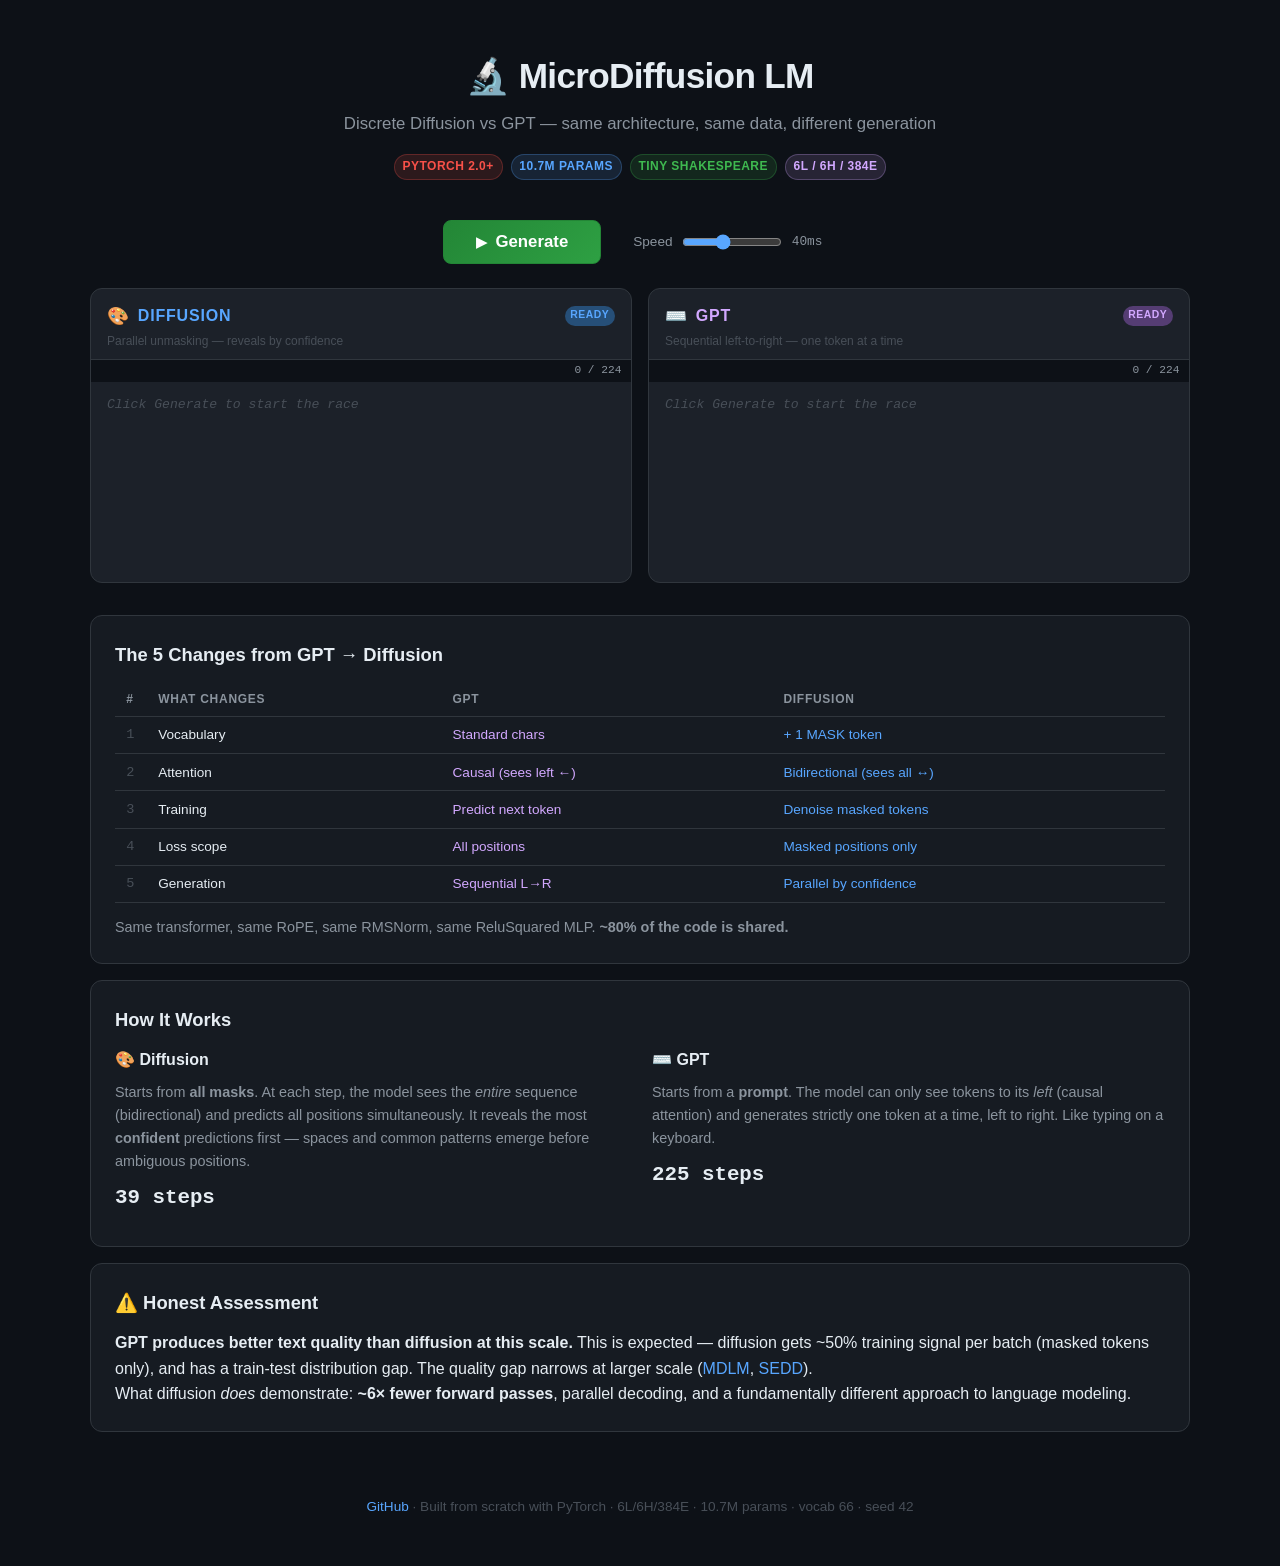
<file: web/index.html>
<!DOCTYPE html>
<html lang="en">
<head>
  <meta charset="UTF-8">
  <meta name="viewport" content="width=device-width, initial-scale=1.0">
  <title>🔬 MicroDiffusion LM — Diffusion vs GPT Race</title>
  <link rel="stylesheet" href="style.css">
  <link rel="icon" href="data:image/svg+xml,<svg xmlns='http://www.w3.org/2000/svg' viewBox='0 0 100 100'><text y='.9em' font-size='90'>🔬</text></svg>">
</head>
<body>

  <!-- ─── Hero ─── -->
  <header class="hero">
    <h1>🔬 MicroDiffusion LM</h1>
    <p class="subtitle">Discrete Diffusion vs GPT — same architecture, same data, different generation</p>
    <div class="badges">
      <span class="badge badge-red">PyTorch 2.0+</span>
      <span class="badge badge-blue">10.7M params</span>
      <span class="badge badge-green">Tiny Shakespeare</span>
      <span class="badge badge-purple">6L / 6H / 384E</span>
    </div>
  </header>

  <!-- ─── Controls ─── -->
  <section class="controls">
    <button id="btn-generate" class="btn-primary" disabled>
      <span class="btn-icon">▶</span>
      <span class="btn-text">Loading…</span>
    </button>
    <div class="speed-control">
      <label for="speed">Speed</label>
      <input type="range" id="speed" min="1" max="100" value="40">
      <span id="speed-label">40ms</span>
    </div>
  </section>

  <!-- ─── Race Arena ─── -->
  <section class="race-arena" id="race-arena">

    <!-- Diffusion Panel -->
    <div class="panel panel-diffusion">
      <div class="panel-header">
        <div class="panel-title">
          <span class="panel-icon">🎨</span>
          <span>DIFFUSION</span>
          <span class="panel-badge" id="diff-status">Ready</span>
        </div>
        <span class="panel-subtitle">Parallel unmasking — reveals by confidence</span>
      </div>
      <div class="progress-bar-container">
        <div class="progress-bar progress-bar-diff" id="diff-progress" style="width: 0%"></div>
        <span class="progress-text" id="diff-progress-text">0 / 224</span>
      </div>
      <pre class="output-text" id="diff-output"><span class="placeholder">Click Generate to start the race</span></pre>
    </div>

    <!-- GPT Panel -->
    <div class="panel panel-gpt">
      <div class="panel-header">
        <div class="panel-title">
          <span class="panel-icon">⌨️</span>
          <span>GPT</span>
          <span class="panel-badge" id="gpt-status">Ready</span>
        </div>
        <span class="panel-subtitle">Sequential left-to-right — one token at a time</span>
      </div>
      <div class="progress-bar-container">
        <div class="progress-bar progress-bar-gpt" id="gpt-progress" style="width: 0%"></div>
        <span class="progress-text" id="gpt-progress-text">0 / 224</span>
      </div>
      <pre class="output-text" id="gpt-output"><span class="placeholder">Click Generate to start the race</span></pre>
    </div>
  </section>

  <!-- ─── Speedup Banner (appears when diffusion finishes) ─── -->
  <div class="speedup-banner" id="speedup-banner" hidden>
    <span class="speedup-icon">⚡</span>
    <span id="speedup-text"></span>
  </div>

  <!-- ─── Info Cards ─── -->
  <section class="info-section">
    <div class="info-card">
      <h3>The 5 Changes from GPT → Diffusion</h3>
      <table class="diff-table">
        <thead>
          <tr><th>#</th><th>What Changes</th><th>GPT</th><th>Diffusion</th></tr>
        </thead>
        <tbody>
          <tr><td>1</td><td>Vocabulary</td><td>Standard chars</td><td>+ 1 MASK token</td></tr>
          <tr><td>2</td><td>Attention</td><td>Causal (sees left ←)</td><td>Bidirectional (sees all ↔)</td></tr>
          <tr><td>3</td><td>Training</td><td>Predict next token</td><td>Denoise masked tokens</td></tr>
          <tr><td>4</td><td>Loss scope</td><td>All positions</td><td>Masked positions only</td></tr>
          <tr><td>5</td><td>Generation</td><td>Sequential L→R</td><td>Parallel by confidence</td></tr>
        </tbody>
      </table>
      <p class="card-footer">Same transformer, same RoPE, same RMSNorm, same ReluSquared MLP. <strong>~80% of the code is shared.</strong></p>
    </div>

    <div class="info-card">
      <h3>How It Works</h3>
      <div class="how-it-works">
        <div class="how-col">
          <h4>🎨 Diffusion</h4>
          <p>Starts from <strong>all masks</strong>. At each step, the model sees the <em>entire</em> sequence (bidirectional) and predicts all positions simultaneously. It reveals the most <strong>confident</strong> predictions first — spaces and common patterns emerge before ambiguous positions.</p>
          <p class="step-count" id="diff-step-count">~39 steps</p>
        </div>
        <div class="how-col">
          <h4>⌨️ GPT</h4>
          <p>Starts from a <strong>prompt</strong>. The model can only see tokens to its <em>left</em> (causal attention) and generates strictly one token at a time, left to right. Like typing on a keyboard.</p>
          <p class="step-count" id="gpt-step-count">~225 steps</p>
        </div>
      </div>
    </div>

    <div class="info-card">
      <h3>⚠️ Honest Assessment</h3>
      <p><strong>GPT produces better text quality than diffusion at this scale.</strong> This is expected — diffusion gets ~50% training signal per batch (masked tokens only), and has a train-test distribution gap. The quality gap narrows at larger scale (<a href="https://arxiv.org/abs/2406.07524" target="_blank">MDLM</a>, <a href="https://arxiv.org/abs/2310.16834" target="_blank">SEDD</a>).</p>
      <p>What diffusion <em>does</em> demonstrate: <strong>~6× fewer forward passes</strong>, parallel decoding, and a fundamentally different approach to language modeling.</p>
    </div>
  </section>

  <!-- ─── Footer ─── -->
  <footer>
    <p>
      <a href="https://github.com/BrutalCaeser/microDLM" target="_blank">GitHub</a>
      · Built from scratch with PyTorch
      · <span id="meta-info">Loading…</span>
    </p>
  </footer>

  <script src="race.js"></script>
</body>
</html>
</file>
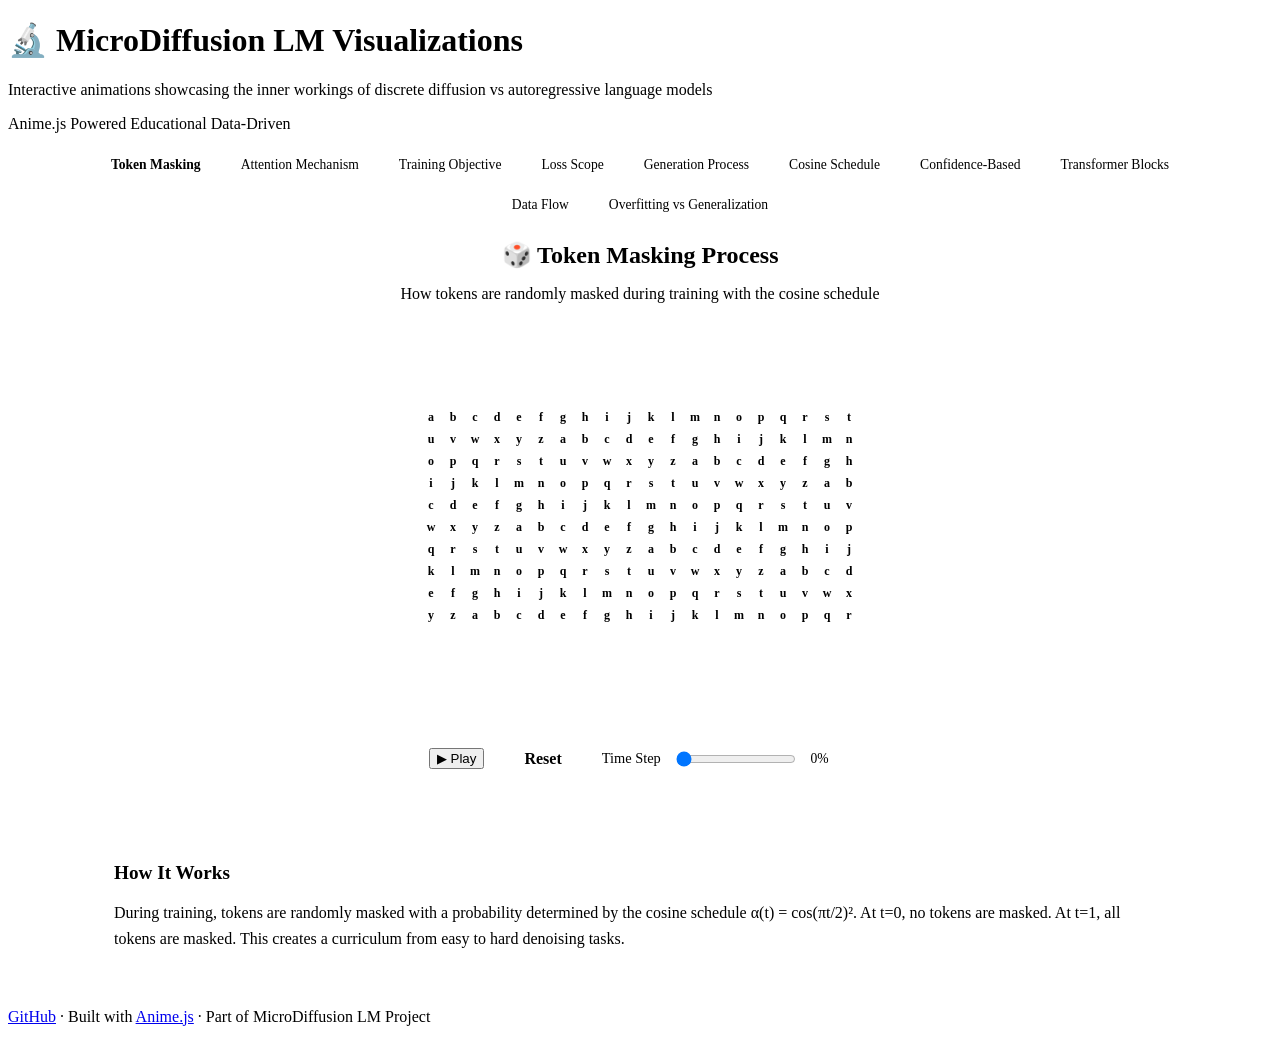
<file: web/visualizations/index.html>
<!DOCTYPE html>
<html lang="en">
<head>
  <meta charset="UTF-8">
  <meta name="viewport" content="width=device-width, initial-scale=1.0">
  <title>🔬 MicroDiffusion LM Visualizations</title>
  <link rel="stylesheet" href="style.css">
  <link rel="icon" href="data:image/svg+xml,<svg xmlns='http://www.w3.org/2000/svg' viewBox='0 0 100 100'><text y='.9em' font-size='90'>🔬</text></svg>">
</head>
<body>
  <!-- ─── Header ─── -->
  <header class="hero">
    <h1>🔬 MicroDiffusion LM Visualizations</h1>
    <p class="subtitle">Interactive animations showcasing the inner workings of discrete diffusion vs autoregressive language models</p>
    <div class="badges">
      <span class="badge badge-blue">Anime.js Powered</span>
      <span class="badge badge-green">Educational</span>
      <span class="badge badge-purple">Data-Driven</span>
    </div>
  </header>

  <!-- ─── Navigation ─── -->
  <nav class="visualization-nav">
    <div class="nav-container">
      <button class="nav-btn active" data-vis="masking">Token Masking</button>
      <button class="nav-btn" data-vis="attention">Attention Mechanism</button>
      <button class="nav-btn" data-vis="training">Training Objective</button>
      <button class="nav-btn" data-vis="loss">Loss Scope</button>
      <button class="nav-btn" data-vis="generation">Generation Process</button>
      <button class="nav-btn" data-vis="cosine">Cosine Schedule</button>
      <button class="nav-btn" data-vis="confidence">Confidence-Based</button>
      <button class="nav-btn" data-vis="transformer">Transformer Blocks</button>
      <button class="nav-btn" data-vis="dataflow">Data Flow</button>
      <button class="nav-btn" data-vis="overfitting">Overfitting vs Generalization</button>
    </div>
  </nav>

  <!-- ─── Visualization Container ─── -->
  <main class="visualization-container">
    <!-- Token Masking Visualization -->
    <section id="masking-vis" class="visualization active">
      <div class="vis-header">
        <h2>🎲 Token Masking Process</h2>
        <p>How tokens are randomly masked during training with the cosine schedule</p>
      </div>
      <div class="vis-content">
        <div class="animation-container">
          <div id="masking-grid" class="token-grid"></div>
        </div>
        <div class="controls">
          <button id="masking-play" class="btn-primary">
            <span class="btn-icon">▶</span>
            <span class="btn-text">Play</span>
          </button>
          <button id="masking-reset" class="btn-secondary">
            <span class="btn-text">Reset</span>
          </button>
          <div class="slider-group">
            <label for="masking-time">Time Step</label>
            <input type="range" id="masking-time" min="0" max="100" value="0">
            <span id="masking-time-value">0%</span>
          </div>
        </div>
      </div>
      <div class="explanation">
        <h3>How It Works</h3>
        <p>During training, tokens are randomly masked with a probability determined by the cosine schedule α(t) = cos(πt/2)². At t=0, no tokens are masked. At t=1, all tokens are masked. This creates a curriculum from easy to hard denoising tasks.</p>
      </div>
    </section>

    <!-- Attention Mechanism Visualization -->
    <section id="attention-vis" class="visualization">
      <div class="vis-header">
        <h2>👁️ Attention Mechanism Comparison</h2>
        <p>Visualizing bidirectional (diffusion) vs causal (GPT) attention</p>
      </div>
      <div class="vis-content">
        <div class="animation-container">
          <div class="attention-comparison">
            <div class="attention-model">
              <h4>🎨 Diffusion (Bidirectional)</h4>
              <div id="diffusion-attention" class="attention-diagram"></div>
            </div>
            <div class="attention-model">
              <h4>⌨️ GPT (Causal)</h4>
              <div id="gpt-attention" class="attention-diagram"></div>
            </div>
          </div>
        </div>
        <div class="controls">
          <button id="attention-play" class="btn-primary">
            <span class="btn-icon">▶</span>
            <span class="btn-text">Animate</span>
          </button>
          <button id="attention-reset" class="btn-secondary">
            <span class="btn-text">Reset</span>
          </button>
        </div>
      </div>
      <div class="explanation">
        <h3>Key Difference</h3>
        <p>Diffusion models use <strong>bidirectional attention</strong> - each token can attend to all other tokens in the sequence. GPT uses <strong>causal attention</strong> - each token can only attend to previous tokens. This fundamental difference enables parallel generation in diffusion vs sequential generation in GPT.</p>
      </div>
    </section>

    <!-- Training Objective Visualization -->
    <section id="training-vis" class="visualization">
      <div class="vis-header">
        <h2>🎯 Training Objective Comparison</h2>
        <p>Denoising masked tokens (diffusion) vs predicting next tokens (GPT)</p>
      </div>
      <div class="vis-content">
        <div class="animation-container">
          <div class="training-comparison">
            <div class="training-model">
              <h4>🎨 Diffusion - Denoising Objective</h4>
              <div id="diffusion-training" class="training-diagram">
                <div class="sequence-container">
                  <div class="token-sequence input-seq">
                    <span class="token prompt">F</span>
                    <span class="token prompt">i</span>
                    <span class="token prompt">r</span>
                    <span class="token prompt">s</span>
                    <span class="token prompt">t</span>
                    <span class="token masked">·</span>
                    <span class="token masked">·</span>
                    <span class="token masked">·</span>
                    <span class="token masked">·</span>
                    <span class="token masked">·</span>
                  </div>
                  <div class="arrow">↓</div>
                  <div class="token-sequence output-seq">
                    <span class="token prompt">F</span>
                    <span class="token prompt">i</span>
                    <span class="token prompt">r</span>
                    <span class="token prompt">s</span>
                    <span class="token prompt">t</span>
                    <span class="token target">C</span>
                    <span class="token target">i</span>
                    <span class="token target">t</span>
                    <span class="token target">i</span>
                    <span class="token target">z</span>
                  </div>
                </div>
              </div>
            </div>
            <div class="training-model">
              <h4>⌨️ GPT - Prediction Objective</h4>
              <div id="gpt-training" class="training-diagram">
                <div class="sequence-container">
                  <div class="token-sequence input-seq">
                    <span class="token prompt">F</span>
                    <span class="token prompt">i</span>
                    <span class="token prompt">r</span>
                    <span class="token prompt">s</span>
                    <span class="token prompt">t</span>
                    <span class="token prompt"> </span>
                    <span class="token prompt">C</span>
                    <span class="token prompt">i</span>
                    <span class="token prompt">t</span>
                    <span class="token current">i</span>
                  </div>
                  <div class="arrow">↓</div>
                  <div class="token-sequence output-seq">
                    <span class="token-placeholder"></span>
                    <span class="token-placeholder"></span>
                    <span class="token-placeholder"></span>
                    <span class="token-placeholder"></span>
                    <span class="token-placeholder"></span>
                    <span class="token-placeholder"></span>
                    <span class="token-placeholder"></span>
                    <span class="token-placeholder"></span>
                    <span class="token-placeholder"></span>
                    <span class="token prediction">z</span>
                  </div>
                </div>
              </div>
            </div>
          </div>
        </div>
        <div class="controls">
          <button id="training-play" class="btn-primary">
            <span class="btn-icon">▶</span>
            <span class="btn-text">Demonstrate</span>
          </button>
          <button id="training-reset" class="btn-secondary">
            <span class="btn-text">Reset</span>
          </button>
        </div>
      </div>
      <div class="explanation">
        <h3>Key Difference</h3>
        <p><strong>Diffusion</strong> trains to reconstruct the original sequence from a corrupted (masked) version. The model sees the entire sequence and learns to denoise all masked positions simultaneously.</p>
        <p><strong>GPT</strong> trains to predict the next token given previous tokens. The model processes the sequence left-to-right and learns to predict one token at a time.</p>
      </div>
    </section>

    <!-- Loss Scope Visualization -->
    <section id="loss-vis" class="visualization">
      <div class="vis-header">
        <h2>📊 Loss Computation Scope</h2>
        <p>Which tokens contribute to loss calculation in each approach</p>
      </div>
      <div class="vis-content">
        <div class="animation-container">
          <div class="loss-comparison">
            <div class="loss-model">
              <h4>🎨 Diffusion - Masked Positions Only</h4>
              <div id="diffusion-loss" class="loss-diagram">
                <div class="token-sequence loss-seq">
                  <span class="token prompt">F</span>
                  <span class="token prompt">i</span>
                  <span class="token prompt">r</span>
                  <span class="token prompt">s</span>
                  <span class="token prompt">t</span>
                  <span class="token masked loss-inactive">·</span>
                  <span class="token masked loss-inactive">·</span>
                  <span class="token masked loss-active">·</span>
                  <span class="token masked loss-inactive">·</span>
                  <span class="token masked loss-inactive">·</span>
                </div>
                <div class="loss-indicator">
                  <div class="loss-bar diffusion-loss">
                    <div class="loss-fill" style="width: 20%"></div>
                  </div>
                  <span class="loss-value">20% of tokens</span>
                </div>
              </div>
            </div>
            <div class="loss-model">
              <h4>⌨️ GPT - All Positions</h4>
              <div id="gpt-loss" class="loss-diagram">
                <div class="token-sequence loss-seq">
                  <span class="token prompt loss-active">F</span>
                  <span class="token prompt loss-active">i</span>
                  <span class="token prompt loss-active">r</span>
                  <span class="token prompt loss-active">s</span>
                  <span class="token prompt loss-active">t</span>
                  <span class="token normal loss-active"> </span>
                  <span class="token normal loss-active">C</span>
                  <span class="token normal loss-active">i</span>
                  <span class="token normal loss-active">t</span>
                  <span class="token normal loss-active">i</span>
                </div>
                <div class="loss-indicator">
                  <div class="loss-bar gpt-loss">
                    <div class="loss-fill" style="width: 100%"></div>
                  </div>
                  <span class="loss-value">100% of tokens</span>
                </div>
              </div>
            </div>
          </div>
        </div>
        <div class="controls">
          <button id="loss-play" class="btn-primary">
            <span class="btn-icon">▶</span>
            <span class="btn-text">Animate</span>
          </button>
          <button id="loss-reset" class="btn-secondary">
            <span class="btn-text">Reset</span>
          </button>
        </div>
      </div>
      <div class="explanation">
        <h3>Key Insight</h3>
        <p><strong>Diffusion</strong> computes loss only on masked positions (typically ~50% of tokens per batch). This makes the training signal "harder" but acts as a natural regularizer.</p>
        <p><strong>GPT</strong> computes loss on all positions, giving it a "richer" training signal but making it prone to overfitting without regularization.</p>
      </div>
    </section>

    <!-- Generation Process Visualization -->
    <section id="generation-vis" class="visualization">
      <div class="vis-header">
        <h2>🏎️ Generation Process Race</h2>
        <p>Parallel unmasking (diffusion) vs sequential generation (GPT)</p>
      </div>
      <div class="vis-content">
        <div class="animation-container">
          <div class="generation-race">
            <div class="race-track diffusion-track">
              <h4>🎨 Diffusion - Parallel Unmasking</h4>
              <div class="track-container">
                <div class="progress-path">
                  <div class="progress-fill diffusion-fill" style="width: 0%"></div>
                </div>
                <div class="token-track" id="diffusion-track">
                  <span class="token prompt">F</span>
                  <span class="token prompt">i</span>
                  <span class="token prompt">r</span>
                  <span class="token prompt">s</span>
                  <span class="token prompt">t</span>
                  <span class="token masked">·</span>
                  <span class="token masked">·</span>
                  <span class="token masked">·</span>
                  <span class="token masked">·</span>
                  <span class="token masked">·</span>
                </div>
              </div>
              <div class="step-counter">
                <span class="steps">Steps: <span id="diffusion-steps">0</span>/5</span>
                <span class="tokens">Tokens: <span id="diffusion-tokens">0</span>/5</span>
              </div>
            </div>
            <div class="race-track gpt-track">
              <h4>⌨️ GPT - Sequential Generation</h4>
              <div class="track-container">
                <div class="progress-path">
                  <div class="progress-fill gpt-fill" style="width: 0%"></div>
                </div>
                <div class="token-track" id="gpt-track">
                  <span class="token prompt">F</span>
                  <span class="token prompt">i</span>
                  <span class="token prompt">r</span>
                  <span class="token prompt">s</span>
                  <span class="token prompt">t</span>
                  <span class="token empty"></span>
                  <span class="token empty"></span>
                  <span class="token empty"></span>
                  <span class="token empty"></span>
                  <span class="token empty"></span>
                </div>
              </div>
              <div class="step-counter">
                <span class="steps">Tokens: <span id="gpt-tokens">0</span>/5</span>
              </div>
            </div>
          </div>
        </div>
        <div class="controls">
          <button id="generation-play" class="btn-primary">
            <span class="btn-icon">▶</span>
            <span class="btn-text">Start Race</span>
          </button>
          <button id="generation-reset" class="btn-secondary">
            <span class="btn-text">Reset</span>
          </button>
          <div class="slider-group">
            <label for="generation-speed">Speed</label>
            <input type="range" id="generation-speed" min="1" max="10" value="5">
            <span id="generation-speed-value">5x</span>
          </div>
        </div>
      </div>
      <div class="explanation">
        <h3>Performance Comparison</h3>
        <p><strong>Diffusion</strong> generates ~6× faster by revealing multiple tokens in parallel based on confidence. It takes only 5 steps to unmask 5 tokens.</p>
        <p><strong>GPT</strong> generates sequentially, one token at a time. It takes 5 steps to generate 5 tokens, but each step is faster than diffusion steps.</p>
        <p>The key advantage of diffusion is parallelism - it can process multiple positions simultaneously.</p>
      </div>
    </section>

    <!-- Cosine Schedule Visualization -->
    <section id="cosine-vis" class="visualization">
      <div class="vis-header">
        <h2>📉 Cosine Schedule Visualization</h2>
        <p>Mathematical cosine schedule used in diffusion generation</p>
      </div>
      <div class="vis-content">
        <div class="animation-container">
          <div class="cosine-visualization">
            <div class="graph-container">
              <canvas id="cosine-graph" width="600" height="300"></canvas>
            </div>
            <div class="schedule-explanation">
              <div class="formula">
                <p>α(t) = cos(πt/2)²</p>
              </div>
              <div class="schedule-controls">
                <div class="time-slider">
                  <label for="cosine-time">Time Progress</label>
                  <input type="range" id="cosine-time" min="0" max="100" value="0">
                  <span id="cosine-time-value">0%</span>
                </div>
                <div class="schedule-values">
                  <div class="value-item">
                    <span class="label">α(t):</span>
                    <span class="value" id="alpha-value">1.00</span>
                  </div>
                  <div class="value-item">
                    <span class="label">Mask Prob:</span>
                    <span class="value" id="mask-prob-value">0.00</span>
                  </div>
                  <div class="value-item">
                    <span class="label">Unmask Rate:</span>
                    <span class="value" id="unmask-rate-value">0</span>
                  </div>
                </div>
              </div>
            </div>
          </div>
        </div>
        <div class="controls">
          <button id="cosine-play" class="btn-primary">
            <span class="btn-icon">▶</span>
            <span class="btn-text">Animate</span>
          </button>
          <button id="cosine-reset" class="btn-secondary">
            <span class="btn-text">Reset</span>
          </button>
        </div>
      </div>
      <div class="explanation">
        <h3>How It Works</h3>
        <p>The cosine schedule α(t) = cos(πt/2)² determines how many tokens to unmask at each step:</p>
        <ul>
          <li>At t=0: α=1, no tokens masked (clean text)</li>
          <li>At t=1: α=0, all tokens masked (pure noise)</li>
          <li>During generation: Tokens are unmasked according to the schedule's derivative</li>
        </ul>
        <p>This creates a smooth progression from noise to signal, with more tokens unmasked in the middle steps where the model is most confident.</p>
      </div>
    </section>

    <!-- Confidence-Based Unmasking Visualization -->
    <section id="confidence-vis" class="visualization">
      <div class="vis-header">
        <h2>🎯 Confidence-Based Unmasking</h2>
        <p>How diffusion models reveal tokens based on prediction confidence</p>
      </div>
      <div class="vis-content">
        <div class="animation-container">
          <div class="confidence-visualization">
            <div class="token-grid" id="confidence-grid"></div>
          </div>
        </div>
        <div class="controls">
          <button id="confidence-play" class="btn-primary">
            <span class="btn-icon">▶</span>
            <span class="btn-text">Animate</span>
          </button>
          <button id="confidence-reset" class="btn-secondary">
            <span class="btn-text">Reset</span>
          </button>
          <div class="slider-group">
            <label for="confidence-threshold">Confidence Threshold</label>
            <input type="range" id="confidence-threshold" min="0" max="100" value="50">
            <span id="confidence-threshold-value">50%</span>
          </div>
        </div>
      </div>
      <div class="explanation">
        <h3>Key Concept</h3>
        <p>Diffusion models compute confidence scores for each masked token prediction. Tokens with confidence above a threshold are revealed simultaneously, enabling parallel generation. High-confidence predictions (green) are revealed first, followed by medium (yellow) and low (red) confidence predictions.</p>
        <p>This approach allows diffusion models to generate multiple tokens in parallel while maintaining quality, unlike GPT's sequential left-to-right generation.</p>
      </div>
    </section>

    <!-- Transformer Block Visualization -->
    <section id="transformer-vis" class="visualization">
      <div class="vis-header">
        <h2>🧱 Transformer Block Architecture</h2>
        <p>Comparing the internal structure of transformer blocks in diffusion vs GPT models</p>
      </div>
      <div class="vis-content">
        <div class="animation-container">
          <div class="transformer-comparison">
            <div class="transformer-model">
              <h4>🎨 Diffusion Transformer Block</h4>
              <div id="diffusion-transformer" class="transformer-diagram">
                <div class="block-container">
                  <div class="block-layer attention-layer">
                    <div class="layer-label">Bidirectional Attention</div>
                    <div class="layer-content">
                      <div class="token-nodes">
                        <div class="token-node prompt">T</div>
                        <div class="token-node prompt">h</div>
                        <div class="token-node prompt">e</div>
                        <div class="token-node masked">·</div>
                        <div class="token-node masked">·</div>
                      </div>
                      <div class="attention-connections">
                        <!-- Connections will be drawn with JS -->
                      </div>
                    </div>
                  </div>
                  <div class="block-layer feedforward-layer">
                    <div class="layer-label">Feed Forward Network</div>
                    <div class="layer-content">
                      <div class="ffn-nodes">
                        <div class="ffn-node">FFN</div>
                        <div class="ffn-node">FFN</div>
                        <div class="ffn-node">FFN</div>
                        <div class="ffn-node">FFN</div>
                        <div class="ffn-node">FFN</div>
                      </div>
                    </div>
                  </div>
                  <div class="block-layer output-layer">
                    <div class="layer-label">Layer Output</div>
                    <div class="layer-content">
                      <div class="token-sequence">
                        <div class="token output">T</div>
                        <div class="token output">h</div>
                        <div class="token output">e</div>
                        <div class="token output">·</div>
                        <div class="token output">·</div>
                      </div>
                    </div>
                  </div>
                </div>
              </div>
            </div>
            <div class="transformer-model">
              <h4>⌨️ GPT Transformer Block</h4>
              <div id="gpt-transformer" class="transformer-diagram">
                <div class="block-container">
                  <div class="block-layer attention-layer">
                    <div class="layer-label">Causal Attention</div>
                    <div class="layer-content">
                      <div class="token-nodes">
                        <div class="token-node prompt">T</div>
                        <div class="token-node prompt">h</div>
                        <div class="token-node prompt">e</div>
                        <div class="token-node current">_</div>
                        <div class="token-node future">?</div>
                      </div>
                      <div class="attention-connections">
                        <!-- Connections will be drawn with JS -->
                      </div>
                    </div>
                  </div>
                  <div class="block-layer feedforward-layer">
                    <div class="layer-label">Feed Forward Network</div>
                    <div class="layer-content">
                      <div class="ffn-nodes">
                        <div class="ffn-node">FFN</div>
                        <div class="ffn-node">FFN</div>
                        <div class="ffn-node">FFN</div>
                        <div class="ffn-node">FFN</div>
                        <div class="ffn-node">FFN</div>
                      </div>
                    </div>
                  </div>
                  <div class="block-layer output-layer">
                    <div class="layer-label">Layer Output</div>
                    <div class="layer-content">
                      <div class="token-sequence">
                        <div class="token output">T</div>
                        <div class="token output">h</div>
                        <div class="token output">e</div>
                        <div class="token output">C</div>
                        <div class="token output">?</div>
                      </div>
                    </div>
                  </div>
                </div>
              </div>
            </div>
          </div>
        </div>
        <div class="controls">
          <button id="transformer-play" class="btn-primary">
            <span class="btn-icon">▶</span>
            <span class="btn-text">Animate</span>
          </button>
          <button id="transformer-reset" class="btn-secondary">
            <span class="btn-text">Reset</span>
          </button>
        </div>
      </div>
      <div class="explanation">
        <h3>Key Differences</h3>
        <p><strong>Diffusion Transformer Blocks</strong> use bidirectional attention, allowing each token to attend to all other tokens in the sequence. This enables parallel processing of all positions simultaneously.</p>
        <p><strong>GPT Transformer Blocks</strong> use causal (unidirectional) attention, where each token can only attend to previous tokens. This enforces sequential processing from left to right.</p>
        <p>Both architectures share the same feed-forward networks, but the attention mechanism fundamentally changes how information flows through the model.</p>
      </div>
    </section>

        <!-- Data Flow Comparison Visualization -->
    <section id="dataflow-vis" class="visualization">
      <div class="vis-header">
        <h2>🔄 Data Flow Comparison</h2>
        <p>How data moves through diffusion vs autoregressive models during inference</p>
      </div>
      <div class="vis-content">
        <div class="animation-container">
          <div class="dataflow-comparison">
            <div class="dataflow-model">
              <h4>🎨 Diffusion - Parallel Processing</h4>
              <div id="diffusion-dataflow" class="dataflow-diagram">
                <div class="sequence-container">
                  <div class="token-sequence input-seq">
                    <span class="token masked">·</span>
                    <span class="token masked">·</span>
                    <span class="token masked">·</span>
                    <span class="token masked">·</span>
                    <span class="token masked">·</span>
                  </div>
                  <div class="arrow">↓</div>
                  <div class="processing-steps">
                    <div class="step">
                      <div class="step-label">Step 1</div>
                      <div class="token-sequence">
                        <div class="token data-packet high">A</div>
                        <div class="token data-packet high">B</div>
                        <div class="token data-packet high">C</div>
                        <div class="token data-packet high">D</div>
                        <div class="token data-packet high">E</div>
                      </div>
                    </div>
                    <div class="step">
                      <div class="step-label">Step 2</div>
                      <div class="token-sequence">
                        <div class="token data-packet medium">F</div>
                        <div class="token data-packet medium">G</div>
                        <div class="token data-packet medium">H</div>
                        <div class="token data-packet medium">I</div>
                        <div class="token data-packet medium">J</div>
                      </div>
                    </div>
                    <div class="step">
                      <div class="step-label">Step 3</div>
                      <div class="token-sequence">
                        <div class="token data-packet low">K</div>
                        <div class="token data-packet low">L</div>
                        <div class="token data-packet low">M</div>
                        <div class="token data-packet low">N</div>
                        <div class="token data-packet low">O</div>
                      </div>
                    </div>
                  </div>
                  <div class="arrow">↓</div>
                  <div class="token-sequence output-seq">
                    <div class="token output">H</div>
                    <div class="token output">e</div>
                    <div class="token output">l</div>
                    <div class="token output">l</div>
                    <div class="token output">o</div>
                  </div>
                </div>
              </div>
            </div>
            <div class="dataflow-model">
              <h4>⌨️ GPT - Sequential Processing</h4>
              <div id="gpt-dataflow" class="dataflow-diagram">
                <div class="sequence-container">
                  <div class="token-sequence input-seq">
                    <div class="token prompt">H</div>
                    <div class="token prompt">e</div>
                    <div class="token prompt">l</div>
                    <div class="token prompt">l</div>
                    <div class="token current">_</div>
                  </div>
                  <div class="arrow">↓</div>
                  <div class="processing-steps">
                    <div class="step">
                      <div class="step-label">Step 1</div>
                      <div class="token-sequence">
                        <div class="token data-packet">H</div>
                        <div class="token data-packet-arrow">→</div>
                        <div class="token data-packet">e</div>
                        <div class="token data-packet-arrow">→</div>
                        <div class="token data-packet">l</div>
                      </div>
                    </div>
                    <div class="step">
                      <div class="step-label">Step 2</div>
                      <div class="token-sequence">
                        <div class="token data-packet">l</div>
                        <div class="token data-packet-arrow">→</div>
                        <div class="token data-packet">o</div>
                      </div>
                    </div>
                  </div>
                  <div class="arrow">↓</div>
                  <div class="token-sequence output-seq">
                    <div class="token output">H</div>
                    <div class="token output">e</div>
                    <div class="token output">l</div>
                    <div class="token output">l</div>
                    <div class="token prediction">o</div>
                  </div>
                </div>
              </div>
            </div>
          </div>
        </div>
        <div class="controls">
          <button id="dataflow-play" class="btn-primary">
            <span class="btn-icon">▶</span>
            <span class="btn-text">Animate</span>
          </button>
          <button id="dataflow-reset" class="btn-secondary">
            <span class="btn-text">Reset</span>
          </button>
        </div>
      </div>
      <div class="explanation">
        <h3>Key Difference</h3>
        <p><strong>Diffusion Models</strong> process all positions in parallel at each step. Data flows through the entire sequence simultaneously, with multiple tokens being processed and updated at once based on confidence levels.</p>
        <p><strong>GPT Models</strong> process one position at a time, sequentially. Data flows from left to right, with each step generating one token that becomes input for the next step.</p>
        <p>This fundamental difference in data flow enables diffusion models to leverage parallelism for faster generation while maintaining contextual awareness across the entire sequence.</p>
      </div>
    </section>

        <!-- Overfitting vs Generalization Visualization -->
    <section id="overfitting-vis" class="visualization">
      <div class="vis-header">
        <h2>⚖️ Overfitting vs Generalization</h2>
        <p>Why diffusion models generalize better than autoregressive models</p>
      </div>
      <div class="vis-content">
        <div class="animation-container">
          <div class="overfitting-comparison">
            <div class="overfitting-model">
              <h4>🎨 Diffusion - Natural Regularization</h4>
              <div id="diffusion-overfitting" class="overfitting-diagram">
                <div class="chart-container">
                  <canvas id="diffusion-chart" width="300" height="200"></canvas>
                </div>
                <div class="regularization-factors">
                  <div class="factor">
                    <div class="factor-icon">🎲</div>
                    <div class="factor-label">Random Masking</div>
                  </div>
                  <div class="factor">
                    <div class="factor-icon">🔒</div>
                    <div class="factor-label">Position Loss</div>
                  </div>
                  <div class="factor">
                    <div class="factor-icon">🎭</div>
                    <div class="factor-label">No Autoregression</div>
                  </div>
                </div>
              </div>
            </div>
            <div class="overfitting-model">
              <h4>⌨️ GPT - Prone to Overfitting</h4>
              <div id="gpt-overfitting" class="overfitting-diagram">
                <div class="chart-container">
                  <canvas id="gpt-chart" width="300" height="200"></canvas>
                </div>
                <div class="overfitting-factors">
                  <div class="factor">
                    <div class="factor-icon">🔁</div>
                    <div class="factor-label">Autoregression</div>
                  </div>
                  <div class="factor">
                    <div class="factor-icon">📈</div>
                    <div class="factor-label">Full Sequence Loss</div>
                  </div>
                  <div class="factor">
                    <div class="factor-icon">🎯</div>
                    <div class="factor-label">Target Leakage</div>
                  </div>
                </div>
              </div>
            </div>
          </div>
        </div>
        <div class="controls">
          <button id="overfitting-play" class="btn-primary">
            <span class="btn-icon">▶</span>
            <span class="btn-text">Animate</span>
          </button>
          <button id="overfitting-reset" class="btn-secondary">
            <span class="btn-text">Reset</span>
          </button>
        </div>
      </div>
      <div class="explanation">
        <h3>Key Insight</h3>
        <p><strong>Diffusion Models</strong> have built-in regularization through random masking, which forces the model to learn robust representations that work across different corruption levels. The position-specific loss computation prevents the model from memorizing sequences.</p>
        <p><strong>GPT Models</strong> are prone to overfitting because they process sequences autoregressively, leading to target leakage where later tokens can indirectly "see" earlier targets through the model's internal representations. Without explicit regularization, they tend to memorize training data.</p>
        <p>This fundamental difference explains why diffusion models can achieve better generalization with the same architecture and training data.</p>
      </div>
    </section>

    <!-- More visualizations will be added here -->
  </main>

  <!-- ─── Footer ─── -->
  <footer>
    <p>
      <a href="https://github.com/BrutalCaeser/microDLM" target="_blank">GitHub</a>
      · Built with <a href="https://animejs.com" target="_blank">Anime.js</a>
      · Part of MicroDiffusion LM Project
    </p>
  </footer>

  <!-- Anime.js Library -->
  <script src="anime.umd.min.js"></script>
  <!-- Our Visualization Scripts -->
  <script src="scripts.js"></script>
</body>
</html>
</file>
<file: web/style.css>
/* ============================================================================
   MicroDiffusion LM — Web Demo Styles
   Terminal-inspired dark theme with clean typography
   ============================================================================ */

/* ─── Reset & Base ─── */
*, *::before, *::after {
  box-sizing: border-box;
  margin: 0;
  padding: 0;
}

:root {
  --bg: #0d1117;
  --bg-surface: #161b22;
  --bg-panel: #1c2129;
  --border: #30363d;
  --text: #e6edf3;
  --text-dim: #8b949e;
  --text-muted: #484f58;

  --cyan: #58a6ff;
  --cyan-dim: #264f78;
  --magenta: #d2a8ff;
  --magenta-dim: #553d73;
  --green: #3fb950;
  --green-bright: #56d364;
  --yellow: #d29922;
  --red: #f85149;
  --purple: #bc8cff;
  --blue: #58a6ff;

  --font-mono: 'SF Mono', 'Cascadia Code', 'JetBrains Mono', 'Fira Code', Consolas, monospace;
  --font-sans: -apple-system, BlinkMacSystemFont, 'Segoe UI', Helvetica, Arial, sans-serif;

  --radius: 8px;
  --radius-lg: 12px;
}

html {
  font-size: 16px;
  -webkit-font-smoothing: antialiased;
}

body {
  background: var(--bg);
  color: var(--text);
  font-family: var(--font-sans);
  line-height: 1.6;
  min-height: 100vh;
  padding: 0 1rem;
}

a {
  color: var(--cyan);
  text-decoration: none;
}
a:hover {
  text-decoration: underline;
}

/* ─── Hero ─── */
.hero {
  text-align: center;
  padding: 3rem 1rem 1.5rem;
  max-width: 700px;
  margin: 0 auto;
}

.hero h1 {
  font-size: 2.2rem;
  font-weight: 700;
  letter-spacing: -0.02em;
  margin-bottom: 0.4rem;
}

.subtitle {
  color: var(--text-dim);
  font-size: 1.05rem;
  margin-bottom: 1rem;
}

.badges {
  display: flex;
  gap: 0.5rem;
  justify-content: center;
  flex-wrap: wrap;
}

.badge {
  font-size: 0.75rem;
  font-weight: 600;
  padding: 0.2em 0.65em;
  border-radius: 99px;
  text-transform: uppercase;
  letter-spacing: 0.04em;
}
.badge-red    { background: #f8514922; color: #f85149; border: 1px solid #f8514944; }
.badge-blue   { background: #58a6ff22; color: #58a6ff; border: 1px solid #58a6ff44; }
.badge-green  { background: #3fb95022; color: #3fb950; border: 1px solid #3fb95044; }
.badge-purple { background: #d2a8ff22; color: #d2a8ff; border: 1px solid #d2a8ff44; }

/* ─── Controls ─── */
.controls {
  display: flex;
  align-items: center;
  justify-content: center;
  gap: 2rem;
  padding: 1rem;
  max-width: 700px;
  margin: 0 auto;
}

.btn-primary {
  display: flex;
  align-items: center;
  gap: 0.5rem;
  padding: 0.7rem 2rem;
  font-size: 1.05rem;
  font-weight: 600;
  font-family: var(--font-sans);
  color: #fff;
  background: linear-gradient(135deg, #238636, #2ea043);
  border: 1px solid #238636;
  border-radius: var(--radius);
  cursor: pointer;
  transition: all 0.15s ease;
}
.btn-primary:hover:not(:disabled) {
  background: linear-gradient(135deg, #2ea043, #3fb950);
  transform: translateY(-1px);
  box-shadow: 0 4px 12px rgba(46, 160, 67, 0.3);
}
.btn-primary:active:not(:disabled) {
  transform: translateY(0);
}
.btn-primary:disabled {
  opacity: 0.5;
  cursor: not-allowed;
}
.btn-primary.running {
  background: linear-gradient(135deg, #b62324, #da3633);
  border-color: #da3633;
}
.btn-primary.running:hover:not(:disabled) {
  background: linear-gradient(135deg, #da3633, #f85149);
  box-shadow: 0 4px 12px rgba(248, 81, 73, 0.3);
}

.btn-icon {
  font-size: 0.9rem;
}

.speed-control {
  display: flex;
  align-items: center;
  gap: 0.6rem;
  color: var(--text-dim);
  font-size: 0.85rem;
}

.speed-control label {
  font-weight: 500;
}

.speed-control input[type="range"] {
  width: 100px;
  accent-color: var(--cyan);
}

#speed-label {
  font-family: var(--font-mono);
  min-width: 3.5em;
  font-size: 0.8rem;
}

/* ─── Race Arena ─── */
.race-arena {
  display: grid;
  grid-template-columns: 1fr 1fr;
  gap: 1rem;
  max-width: 1100px;
  margin: 0.5rem auto 1rem;
}

@media (max-width: 768px) {
  .race-arena {
    grid-template-columns: 1fr;
  }
}

/* ─── Panels ─── */
.panel {
  background: var(--bg-panel);
  border: 1px solid var(--border);
  border-radius: var(--radius-lg);
  overflow: hidden;
  display: flex;
  flex-direction: column;
}

.panel-header {
  padding: 0.8rem 1rem 0.5rem;
  border-bottom: 1px solid var(--border);
}

.panel-title {
  display: flex;
  align-items: center;
  gap: 0.5rem;
  font-size: 1rem;
  font-weight: 700;
  letter-spacing: 0.05em;
}

.panel-diffusion .panel-title { color: var(--cyan); }
.panel-gpt .panel-title { color: var(--magenta); }

.panel-icon {
  font-size: 1.1rem;
}

.panel-badge {
  font-size: 0.65rem;
  font-weight: 600;
  padding: 0.15em 0.55em;
  border-radius: 99px;
  text-transform: uppercase;
  letter-spacing: 0.05em;
  margin-left: auto;
}
.panel-diffusion .panel-badge {
  background: var(--cyan-dim);
  color: var(--cyan);
}
.panel-gpt .panel-badge {
  background: var(--magenta-dim);
  color: var(--magenta);
}

.panel-badge.done {
  background: #23863633;
  color: var(--green-bright);
}

.panel-subtitle {
  display: block;
  font-size: 0.75rem;
  color: var(--text-muted);
  margin-top: 0.15rem;
}

/* ─── Progress Bar ─── */
.progress-bar-container {
  position: relative;
  height: 22px;
  background: var(--bg);
  margin: 0;
  overflow: hidden;
}

.progress-bar {
  height: 100%;
  transition: width 0.05s linear;
  border-radius: 0;
}
.progress-bar-diff {
  background: linear-gradient(90deg, var(--cyan-dim), var(--cyan));
}
.progress-bar-gpt {
  background: linear-gradient(90deg, var(--magenta-dim), var(--magenta));
}

.progress-text {
  position: absolute;
  right: 0.6rem;
  top: 50%;
  transform: translateY(-50%);
  font-family: var(--font-mono);
  font-size: 0.7rem;
  color: var(--text-dim);
}

/* ─── Output Text ─── */
.output-text {
  font-family: var(--font-mono);
  font-size: 0.82rem;
  line-height: 1.55;
  padding: 0.8rem 1rem;
  min-height: 200px;
  max-height: 320px;
  overflow-y: auto;
  white-space: pre-wrap;
  word-break: break-all;
  flex: 1;
}

.placeholder {
  color: var(--text-muted);
  font-style: italic;
}

/* Token styling via spans */
.tok-prompt  { color: #fff; font-weight: 600; }
.tok-mask    { color: var(--text-muted); }
.tok-new     { color: var(--green-bright); font-weight: 600; }
.tok-revealed { color: var(--yellow); }
.tok-gpt-gen { color: var(--cyan); }
.tok-gpt-new { color: var(--green-bright); font-weight: 600; }

/* ─── Speedup Banner ─── */
.speedup-banner {
  text-align: center;
  padding: 0.8rem;
  margin: 0 auto 1rem;
  max-width: 600px;
  background: #23863622;
  border: 1px solid #23863644;
  border-radius: var(--radius);
  font-size: 1rem;
  font-weight: 600;
  color: var(--green-bright);
  animation: fadeInUp 0.4s ease;
}

.speedup-icon {
  margin-right: 0.3rem;
}

@keyframes fadeInUp {
  from { opacity: 0; transform: translateY(10px); }
  to   { opacity: 1; transform: translateY(0); }
}

/* ─── Info Section ─── */
.info-section {
  max-width: 1100px;
  margin: 2rem auto;
  display: flex;
  flex-direction: column;
  gap: 1rem;
}

.info-card {
  background: var(--bg-surface);
  border: 1px solid var(--border);
  border-radius: var(--radius-lg);
  padding: 1.5rem;
}

.info-card h3 {
  font-size: 1.15rem;
  margin-bottom: 0.8rem;
}

.card-footer {
  margin-top: 0.8rem;
  font-size: 0.9rem;
  color: var(--text-dim);
}

/* ─── Diff Table ─── */
.diff-table {
  width: 100%;
  border-collapse: collapse;
  font-size: 0.85rem;
}

.diff-table th,
.diff-table td {
  padding: 0.45rem 0.7rem;
  text-align: left;
  border-bottom: 1px solid var(--border);
}

.diff-table th {
  color: var(--text-dim);
  font-weight: 600;
  font-size: 0.75rem;
  text-transform: uppercase;
  letter-spacing: 0.06em;
}

.diff-table td:first-child {
  color: var(--text-muted);
  font-family: var(--font-mono);
  width: 2rem;
}

.diff-table td:nth-child(3) { color: var(--magenta); }
.diff-table td:nth-child(4) { color: var(--cyan); }

/* ─── How It Works ─── */
.how-it-works {
  display: grid;
  grid-template-columns: 1fr 1fr;
  gap: 1.5rem;
}

@media (max-width: 600px) {
  .how-it-works { grid-template-columns: 1fr; }
}

.how-col h4 {
  margin-bottom: 0.5rem;
  font-size: 1rem;
}

.how-col p {
  font-size: 0.9rem;
  color: var(--text-dim);
  margin-bottom: 0.5rem;
}

.step-count {
  font-family: var(--font-mono);
  font-weight: 700;
  font-size: 1.3rem !important;
  color: var(--text) !important;
  margin-top: 0.3rem !important;
}

/* ─── Footer ─── */
footer {
  text-align: center;
  padding: 2rem 1rem 3rem;
  color: var(--text-muted);
  font-size: 0.85rem;
}

/* ─── Scrollbar ─── */
.output-text::-webkit-scrollbar {
  width: 6px;
}
.output-text::-webkit-scrollbar-track {
  background: transparent;
}
.output-text::-webkit-scrollbar-thumb {
  background: var(--border);
  border-radius: 3px;
}
</file>
<file: web/visualizations/style.css>
/* ============================================================================
   MicroDiffusion LM Visualizations — Anime.js Styles
   Extends the existing theme with visualization-specific styles
   ============================================================================ */

/* ─── Base Extensions ─── */
.visualization-nav {
  max-width: 1100px;
  margin: 1rem auto;
  padding: 0 1rem;
}

.nav-container {
  display: flex;
  flex-wrap: wrap;
  gap: 0.5rem;
  justify-content: center;
}

.nav-btn {
  padding: 0.5rem 1rem;
  font-size: 0.85rem;
  font-family: var(--font-sans);
  background: var(--bg-panel);
  color: var(--text-dim);
  border: 1px solid var(--border);
  border-radius: var(--radius);
  cursor: pointer;
  transition: all 0.2s ease;
}

.nav-btn:hover {
  background: var(--bg-surface);
  color: var(--text);
  border-color: var(--cyan-dim);
}

.nav-btn.active {
  background: var(--cyan-dim);
  color: var(--cyan);
  border-color: var(--cyan);
  font-weight: 600;
}

/* ─── Visualization Layout ─── */
.visualization-container {
  max-width: 1100px;
  margin: 1rem auto;
  padding: 0 1rem;
}

.visualization {
  display: none;
  animation: fadeIn 0.3s ease;
}

.visualization.active {
  display: block;
}

@keyframes fadeIn {
  from { opacity: 0; transform: translateY(10px); }
  to { opacity: 1; transform: translateY(0); }
}

.vis-header {
  text-align: center;
  margin-bottom: 2rem;
}

.vis-header h2 {
  font-size: 1.5rem;
  margin-bottom: 0.5rem;
}

.vis-header p {
  color: var(--text-dim);
  font-size: 1rem;
}

/* ─── Animation Container ─── */
.animation-container {
  background: var(--bg-panel);
  border: 1px solid var(--border);
  border-radius: var(--radius-lg);
  padding: 2rem;
  margin-bottom: 1.5rem;
  min-height: 300px;
  display: flex;
  align-items: center;
  justify-content: center;
}

/* ─── Token Grid for Masking Visualization ─── */
.token-grid {
  display: grid;
  grid-template-columns: repeat(20, 20px);
  gap: 2px;
}

.token-cell {
  width: 20px;
  height: 20px;
  border-radius: 4px;
  display: flex;
  align-items: center;
  justify-content: center;
  font-size: 12px;
  font-weight: 600;
  transition: all 0.2s ease;
}

.token-normal {
  background: var(--bg-surface);
  color: var(--text);
  border: 1px solid var(--border);
}

.token-masked {
  background: var(--text-muted);
  color: var(--bg);
  border: 1px solid var(--border);
}

.token-highlight {
  background: var(--cyan);
  color: var(--bg);
  border: 1px solid var(--cyan);
  transform: scale(1.1);
  box-shadow: 0 0 8px var(--cyan-dim);
}

/* ─── Training Visualization ─── */
.training-comparison {
  display: grid;
  grid-template-columns: 1fr 1fr;
  gap: 2rem;
  width: 100%;
}

.training-model {
  text-align: center;
}

.training-model h4 {
  margin-bottom: 1rem;
  color: var(--text);
}

.training-diagram {
  background: var(--bg);
  border-radius: var(--radius);
  padding: 1.5rem;
  min-height: 200px;
  display: flex;
  align-items: center;
  justify-content: center;
}

/* ─── Loss Scope Visualization ─── */
.loss-comparison {
  display: grid;
  grid-template-columns: 1fr 1fr;
  gap: 2rem;
  width: 100%;
}

.loss-model {
  text-align: center;
}

.loss-model h4 {
  margin-bottom: 1rem;
  color: var(--text);
}

.loss-diagram {
  background: var(--bg);
  border-radius: var(--radius);
  padding: 1.5rem;
  min-height: 200px;
}

.loss-seq {
  justify-content: center;
  margin-bottom: 2rem;
}

.token.loss-active {
  box-shadow: 0 0 0 2px var(--green), 0 0 8px var(--green-bright);
  animation: pulse 2s infinite;
}

.token.loss-inactive {
  opacity: 0.5;
}

.loss-indicator {
  display: flex;
  flex-direction: column;
  align-items: center;
  gap: 0.5rem;
}

.loss-bar {
  width: 100%;
  height: 20px;
  background: var(--bg-surface);
  border-radius: 10px;
  overflow: hidden;
  border: 1px solid var(--border);
}

.loss-fill {
  height: 100%;
  border-radius: 10px;
}

.diffusion-loss .loss-fill {
  background: linear-gradient(90deg, var(--cyan-dim), var(--cyan));
  width: 20%;
}

.gpt-loss .loss-fill {
  background: linear-gradient(90deg, var(--magenta-dim), var(--magenta));
  width: 100%;
}

.loss-value {
  font-family: var(--font-mono);
  font-size: 0.9rem;
  color: var(--text-dim);
}

/* ─── Generation Race Visualization ─── */
.generation-race {
  display: grid;
  grid-template-columns: 1fr 1fr;
  gap: 2rem;
  width: 100%;
}

@media (max-width: 768px) {
  .generation-race {
    grid-template-columns: 1fr;
  }
}

.race-track {
  text-align: center;
}

.race-track h4 {
  margin-bottom: 1rem;
  color: var(--text);
}

.track-container {
  background: var(--bg);
  border-radius: var(--radius);
  padding: 1.5rem;
  margin-bottom: 1rem;
}

.progress-path {
  width: 100%;
  height: 8px;
  background: var(--bg-surface);
  border-radius: 4px;
  margin-bottom: 1.5rem;
  overflow: hidden;
}

.progress-fill {
  height: 100%;
  border-radius: 4px;
}

.diffusion-fill {
  background: linear-gradient(90deg, var(--cyan-dim), var(--cyan));
}

.gpt-fill {
  background: linear-gradient(90deg, var(--magenta-dim), var(--magenta));
}

.token-track {
  display: flex;
  justify-content: center;
  gap: 0.2rem;
  margin-bottom: 1rem;
}

.token.empty {
  width: 30px;
  height: 30px;
  display: flex;
  align-items: center;
  justify-content: center;
  border: 1px dashed var(--border);
  border-radius: 4px;
  background: transparent;
}

.step-counter {
  display: flex;
  justify-content: space-around;
  font-family: var(--font-mono);
  font-size: 0.9rem;
  color: var(--text-dim);
}

.steps, .tokens {
  background: var(--bg-surface);
  padding: 0.3rem 0.8rem;
  border-radius: var(--radius);
  border: 1px solid var(--border);
}

/* ─── Cosine Schedule Visualization ─── */
.cosine-visualization {
  display: grid;
  grid-template-columns: 2fr 1fr;
  gap: 2rem;
  width: 100%;
}

@media (max-width: 768px) {
  .cosine-visualization {
    grid-template-columns: 1fr;
  }
}

.graph-container {
  background: var(--bg);
  border-radius: var(--radius);
  padding: 1rem;
  display: flex;
  align-items: center;
  justify-content: center;
}

#cosine-graph {
  background: var(--bg-surface);
  border: 1px solid var(--border);
  border-radius: var(--radius);
}

.schedule-explanation {
  display: flex;
  flex-direction: column;
  gap: 1.5rem;
}

.formula {
  background: var(--bg);
  border: 1px solid var(--border);
  border-radius: var(--radius);
  padding: 1rem;
  text-align: center;
  font-family: var(--font-mono);
  font-size: 1.2rem;
  color: var(--cyan);
}

.schedule-controls {
  display: flex;
  flex-direction: column;
  gap: 1rem;
}

.time-slider {
  display: flex;
  flex-direction: column;
  gap: 0.5rem;
}

.time-slider label {
  font-weight: 500;
  color: var(--text);
}

.time-slider input[type="range"] {
  width: 100%;
  accent-color: var(--cyan);
}

.schedule-values {
  display: grid;
  grid-template-columns: 1fr;
  gap: 0.8rem;
}

.value-item {
  display: flex;
  justify-content: space-between;
  padding: 0.5rem;
  background: var(--bg-surface);
  border-radius: var(--radius);
  border: 1px solid var(--border);
}

.value-item .label {
  color: var(--text-dim);
}

.value-item .value {
  font-family: var(--font-mono);
  font-weight: 600;
  color: var(--text);
}

/* ─── Overfitting vs Generalization Visualization ─── */
.overfitting-comparison {
  display: grid;
  grid-template-columns: 1fr 1fr;
  gap: 2rem;
  width: 100%;
}

@media (max-width: 768px) {
  .overfitting-comparison {
    grid-template-columns: 1fr;
  }
}

.overfitting-model {
  text-align: center;
}

.overfitting-model h4 {
  margin-bottom: 1rem;
  color: var(--text);
}

.overfitting-diagram {
  background: var(--bg);
  border-radius: var(--radius);
  padding: 1.5rem;
  min-height: 350px;
  display: flex;
  flex-direction: column;
  align-items: center;
  justify-content: center;
}

.chart-container {
  width: 100%;
  height: 200px;
  margin-bottom: 1.5rem;
}

.regularization-factors, .overfitting-factors {
  display: flex;
  justify-content: center;
  gap: 1rem;
  flex-wrap: wrap;
}

.factor {
  display: flex;
  flex-direction: column;
  align-items: center;
  gap: 0.5rem;
  padding: 0.8rem;
  background: var(--bg-surface);
  border-radius: var(--radius);
  border: 1px solid var(--border);
  min-width: 80px;
}

.factor-icon {
  font-size: 1.5rem;
}

.factor-label {
  font-size: 0.8rem;
  color: var(--text-dim);
  text-align: center;
}

/* ─── Data Flow Comparison Visualization ─── */
.dataflow-comparison {
  display: grid;
  grid-template-columns: 1fr 1fr;
  gap: 2rem;
  width: 100%;
}

@media (max-width: 768px) {
  .dataflow-comparison {
    grid-template-columns: 1fr;
  }
}

.dataflow-model {
  text-align: center;
}

.dataflow-model h4 {
  margin-bottom: 1rem;
  color: var(--text);
}

.dataflow-diagram {
  background: var(--bg);
  border-radius: var(--radius);
  padding: 1.5rem;
  min-height: 350px;
  display: flex;
  align-items: center;
  justify-content: center;
}

.processing-steps {
  display: flex;
  flex-direction: column;
  gap: 1rem;
  margin: 1rem 0;
}

.step {
  display: flex;
  flex-direction: column;
  align-items: center;
  gap: 0.5rem;
}

.step-label {
  font-size: 0.8rem;
  color: var(--text-dim);
  font-weight: 600;
}

.token.data-packet {
  background: var(--cyan-dim);
  color: var(--cyan);
  border: 1px solid var(--cyan);
  width: 25px;
  height: 25px;
  font-size: 0.8rem;
}

.token.data-packet.high {
  background: var(--green-bright);
  color: var(--bg);
  border: 1px solid var(--green);
}

.token.data-packet.medium {
  background: var(--yellow);
  color: var(--bg);
  border: 1px solid var(--yellow-dim);
}

.token.data-packet.low {
  background: var(--red);
  color: var(--bg);
  border: 1px solid var(--red-dim);
}

.token.data-packet-arrow {
  background: transparent;
  border: none;
  color: var(--text-dim);
  width: auto;
  font-size: 1rem;
}

/* ─── Confidence-Based Unmasking Visualization ─── */
.confidence-visualization {
  display: flex;
  flex-direction: column;
  align-items: center;
  gap: 1rem;
}

.token.high-confidence {
  background: var(--green-bright);
  color: var(--bg);
  border: 1px solid var(--green);
  transform: scale(1.1);
  box-shadow: 0 0 8px var(--green-dim);
}

.token.medium-confidence {
  background: var(--yellow);
  color: var(--bg);
  border: 1px solid var(--yellow-dim);
  transform: scale(1.05);
  box-shadow: 0 0 6px var(--yellow-dim);
}

.token.low-confidence {
  background: var(--red);
  color: var(--bg);
  border: 1px solid var(--red-dim);
  box-shadow: 0 0 4px var(--red-dim);
}

/* ─── Transformer Block Visualization ─── */
.transformer-comparison {
  display: grid;
  grid-template-columns: 1fr 1fr;
  gap: 2rem;
  width: 100%;
}

@media (max-width: 768px) {
  .transformer-comparison {
    grid-template-columns: 1fr;
  }
}

.transformer-model {
  text-align: center;
}

.transformer-model h4 {
  margin-bottom: 1rem;
  color: var(--text);
}

.transformer-diagram {
  background: var(--bg);
  border-radius: var(--radius);
  padding: 1.5rem;
  min-height: 300px;
}

.block-container {
  display: flex;
  flex-direction: column;
  gap: 1rem;
}

.block-layer {
  display: flex;
  flex-direction: column;
  gap: 0.5rem;
}

.layer-label {
  font-weight: 600;
  color: var(--text);
  font-size: 0.9rem;
}

.layer-content {
  background: var(--bg-surface);
  border: 1px solid var(--border);
  border-radius: var(--radius);
  padding: 1rem;
  min-height: 60px;
  display: flex;
  align-items: center;
  justify-content: center;
}

.token-nodes {
  display: flex;
  gap: 0.5rem;
}

.ffn-nodes {
  display: flex;
  gap: 0.5rem;
}

.token-node {
  width: 30px;
  height: 30px;
  border-radius: 50%;
  display: flex;
  align-items: center;
  justify-content: center;
  font-weight: bold;
  background: var(--bg-panel);
  border: 2px solid var(--border);
  color: var(--text);
}

.token-node.prompt {
  background: var(--cyan-dim);
  border-color: var(--cyan);
  color: var(--cyan);
}

.token-node.masked {
  background: var(--text-muted);
  border-color: var(--border);
  color: var(--bg);
}

.token-node.current {
  background: var(--yellow);
  border-color: var(--yellow);
  color: var(--bg);
}

.token-node.future {
  background: var(--bg-surface);
  border-color: var(--border);
  color: var(--text-dim);
}

.ffn-node {
  width: 40px;
  height: 30px;
  border-radius: 4px;
  display: flex;
  align-items: center;
  justify-content: center;
  font-size: 0.7rem;
  font-weight: 600;
  background: var(--purple-dim);
  border: 1px solid var(--purple);
  color: var(--purple);
}

.token-sequence {
  display: flex;
  gap: 0.2rem;
}

.token.output {
  width: 30px;
  height: 30px;
  display: flex;
  align-items: center;
  justify-content: center;
  font-weight: bold;
  border-radius: 4px;
  background: var(--bg-panel);
  border: 1px solid var(--border);
  color: var(--text);
}

.attention-connections {
  position: absolute;
  top: 0;
  left: 0;
  width: 100%;
  height: 100%;
  pointer-events: none;
}

.attention-connection {
  position: absolute;
  height: 2px;
  background: var(--cyan-dim);
  transform-origin: 0 0;
  z-index: -1;
}

.attention-connection.causal {
  background: var(--magenta-dim);
}

.attention-connection.active {
  background: var(--cyan);
  box-shadow: 0 0 4px var(--cyan);
}

.attention-connection.causal.active {
  background: var(--magenta);
  box-shadow: 0 0 4px var(--magenta);
}

.sequence-container {
  display: flex;
  flex-direction: column;
  align-items: center;
  gap: 1rem;
}

.token-sequence {
  display: flex;
  gap: 0.2rem;
}

.token {
  width: 30px;
  height: 30px;
  display: flex;
  align-items: center;
  justify-content: center;
  font-weight: bold;
  border-radius: 4px;
  font-family: var(--font-mono);
}

.token.prompt {
  background: var(--cyan-dim);
  color: var(--cyan);
  border: 1px solid var(--cyan);
}

.token.masked {
  background: var(--text-muted);
  color: var(--bg);
  border: 1px solid var(--border);
}

.token.target {
  background: var(--green-bright);
  color: var(--bg);
  border: 1px solid var(--green);
  animation: pulse 2s infinite;
}

.token.current {
  background: var(--yellow);
  color: var(--bg);
  border: 1px solid var(--yellow);
  animation: pulse 2s infinite;
}

.token.prediction {
  background: var(--magenta);
  color: var(--bg);
  border: 1px solid var(--magenta);
  animation: pulse 2s infinite;
}

.token-placeholder {
  width: 30px;
  height: 30px;
  display: flex;
  align-items: center;
  justify-content: center;
}

.arrow {
  font-size: 1.5rem;
  color: var(--text-dim);
}

@keyframes pulse {
  0% { transform: scale(1); }
  50% { transform: scale(1.1); }
  100% { transform: scale(1); }
}

/* ─── Attention Visualization ─── */
.attention-comparison {
  display: grid;
  grid-template-columns: 1fr 1fr;
  gap: 2rem;
  width: 100%;
}

@media (max-width: 768px) {
  .attention-comparison {
    grid-template-columns: 1fr;
  }
}

.attention-model {
  text-align: center;
}

.attention-model h4 {
  margin-bottom: 1rem;
  color: var(--text);
}

.attention-diagram {
  position: relative;
  height: 200px;
  display: flex;
  align-items: center;
  justify-content: center;
}

.token-node {
  width: 30px;
  height: 30px;
  border-radius: 50%;
  display: flex;
  align-items: center;
  justify-content: center;
  font-weight: bold;
  position: absolute;
  background: var(--bg-surface);
  border: 2px solid var(--border);
  color: var(--text);
}

.token-node.prompt {
  background: var(--cyan-dim);
  border-color: var(--cyan);
  color: var(--cyan);
}

.token-node.masked {
  background: var(--text-muted);
  border-color: var(--border);
  color: var(--bg);
}

.attention-connection {
  position: absolute;
  height: 2px;
  background: var(--cyan-dim);
  transform-origin: 0 0;
  z-index: -1;
}

.attention-connection.active {
  background: var(--cyan);
  box-shadow: 0 0 4px var(--cyan);
}

/* ─── Controls ─── */
.controls {
  display: flex;
  flex-wrap: wrap;
  gap: 1rem;
  align-items: center;
  justify-content: center;
  padding: 1rem;
  background: var(--bg-surface);
  border: 1px solid var(--border);
  border-radius: var(--radius);
  margin-bottom: 1.5rem;
}

.btn-secondary {
  padding: 0.7rem 1.5rem;
  font-size: 1rem;
  font-family: var(--font-sans);
  font-weight: 600;
  color: var(--text);
  background: var(--bg-panel);
  border: 1px solid var(--border);
  border-radius: var(--radius);
  cursor: pointer;
  transition: all 0.15s ease;
}

.btn-secondary:hover {
  background: var(--bg);
  border-color: var(--cyan-dim);
}

.slider-group {
  display: flex;
  align-items: center;
  gap: 0.8rem;
  color: var(--text-dim);
  font-size: 0.9rem;
}

.slider-group label {
  font-weight: 500;
}

.slider-group input[type="range"] {
  width: 120px;
  accent-color: var(--cyan);
}

.slider-group span {
  font-family: var(--font-mono);
  min-width: 3em;
  font-size: 0.85rem;
}

/* ─── Explanation ─── */
.explanation {
  background: var(--bg-surface);
  border: 1px solid var(--border);
  border-radius: var(--radius-lg);
  padding: 1.5rem;
  margin-top: 1rem;
}

.explanation h3 {
  font-size: 1.2rem;
  margin-bottom: 0.8rem;
  color: var(--text);
}

.explanation p {
  color: var(--text-dim);
  line-height: 1.6;
}

.explanation strong {
  color: var(--text);
  font-weight: 600;
}

/* ─── Responsive ─── */
@media (max-width: 600px) {
  .token-grid {
    grid-template-columns: repeat(10, 20px);
  }

  .controls {
    flex-direction: column;
  }

  .vis-header h2 {
    font-size: 1.3rem;
  }
}
</file>
